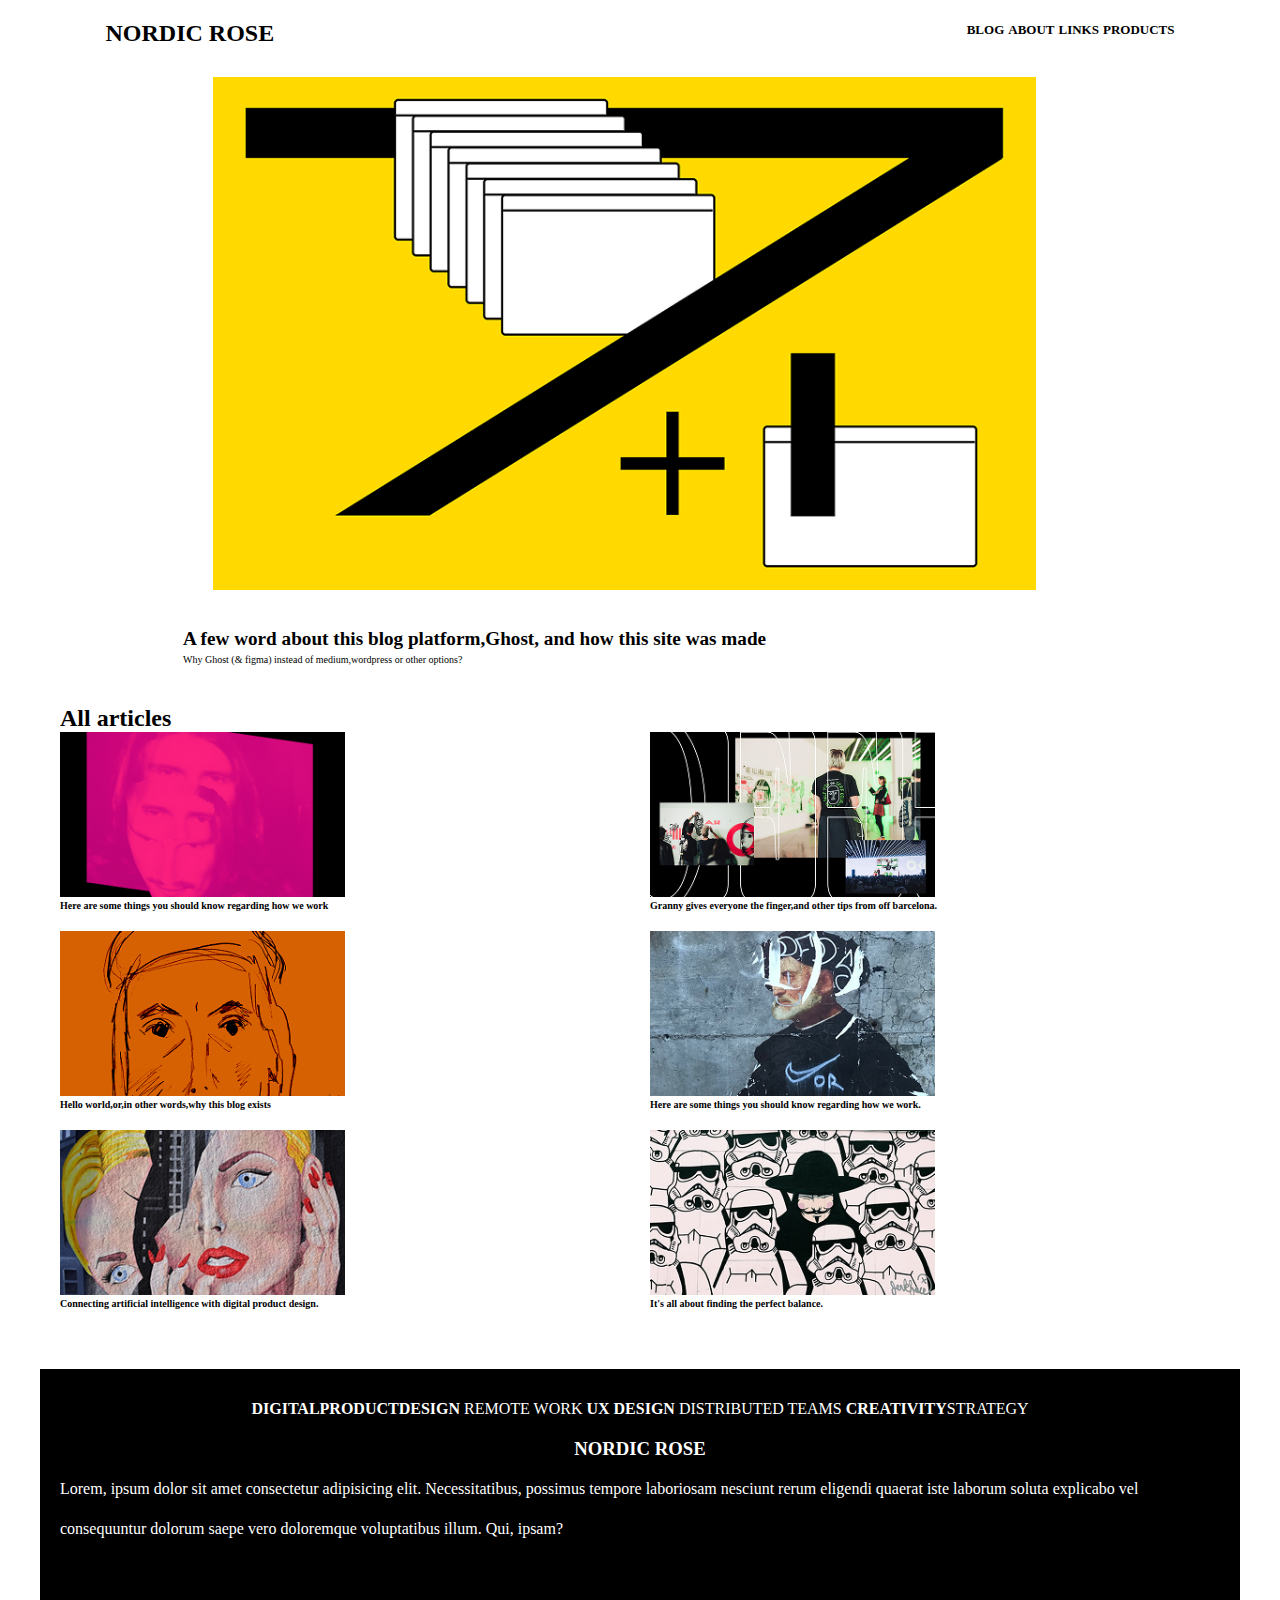
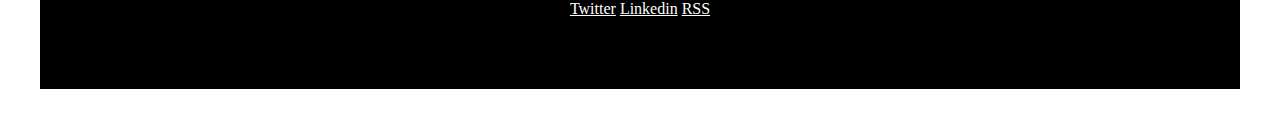
<file: index.html>
<!DOCTYPE html>
<html lang="en">
<head>
    <meta charset="UTF-8">
    <meta name="viewport" content="width=device-width, initial-scale=1.0">
    <title>Blog</title>
    <link rel="stylesheet" href="blog.css">
</head>
<body>
    <div class="container">
        <div class="nav">
            <h2>NORDIC ROSE</h2>
            <div class="link">
                <a href="#">BLOG</a>
                <a href="#">ABOUT</a>
                <a href="#">LINKS</a>
                <a href="#">PRODUCTS</a>
            </div>
        </div>
        <div class="blog">
            <img src="blog1.png" alt="">
            <p id="first">A few word about this blog platform,Ghost, and how this site was made</p>
            <p id="Second">Why Ghost (& figma) instead of medium,wordpress or other options?</p>
        </div>
        <div class="articles">
            <h2>All articles</h2>
            <div class="word">
                <div class="one">
                    <img src="blogone.png" alt="">
                    <p>Here are some things you should know regarding how we work</p>
                </div>
                <div class="two">
                    <img src="blogtwo.png" alt="">
                    <p>Granny gives everyone the finger,and other tips from off barcelona.</p>
                </div>
                <div class="three">
                    <img src="blogthree.png" alt="">
                    <p>Hello world,or,in other words,why this blog exists</p>
                </div>
                <div class="four">
                    <img src="blogfour.png" alt="">
                    <p>Here are some things you should know regarding how we work.</p>
                </div>
                <div class="five">
                    <img src="blogfive.png" alt="">
                    <p>Connecting artificial intelligence with digital product design.</p>
                </div>
                <div class="six">
                    <img src="blogsix.png" alt="">
                    <p>It's all about finding the perfect balance.</p>
                </div>
            </div>
        </div>
        <footer>
            <p>
                <b>DIGITAL</b><b>PRODUCT</b><B>DESIGN</B> REMOTE WORK <B>UX DESIGN</B> DISTRIBUTED TEAMS <B>CREATIVITY</B>STRATEGY
            </p>
            <h3>NORDIC ROSE</h3>
            <P>Lorem, ipsum dolor sit amet consectetur adipisicing elit. Necessitatibus, possimus tempore laboriosam nesciunt rerum eligendi quaerat iste laborum soluta explicabo vel consequuntur dolorum saepe vero doloremque voluptatibus illum. Qui, ipsam?</P>
            <div class="list">
                <a href="#">Twitter</a>
                <a href="#">Linkedin</a>
                <a href="#">RSS</a>
            </div>
        </footer>
    </div>
</body>
</html>
</file>
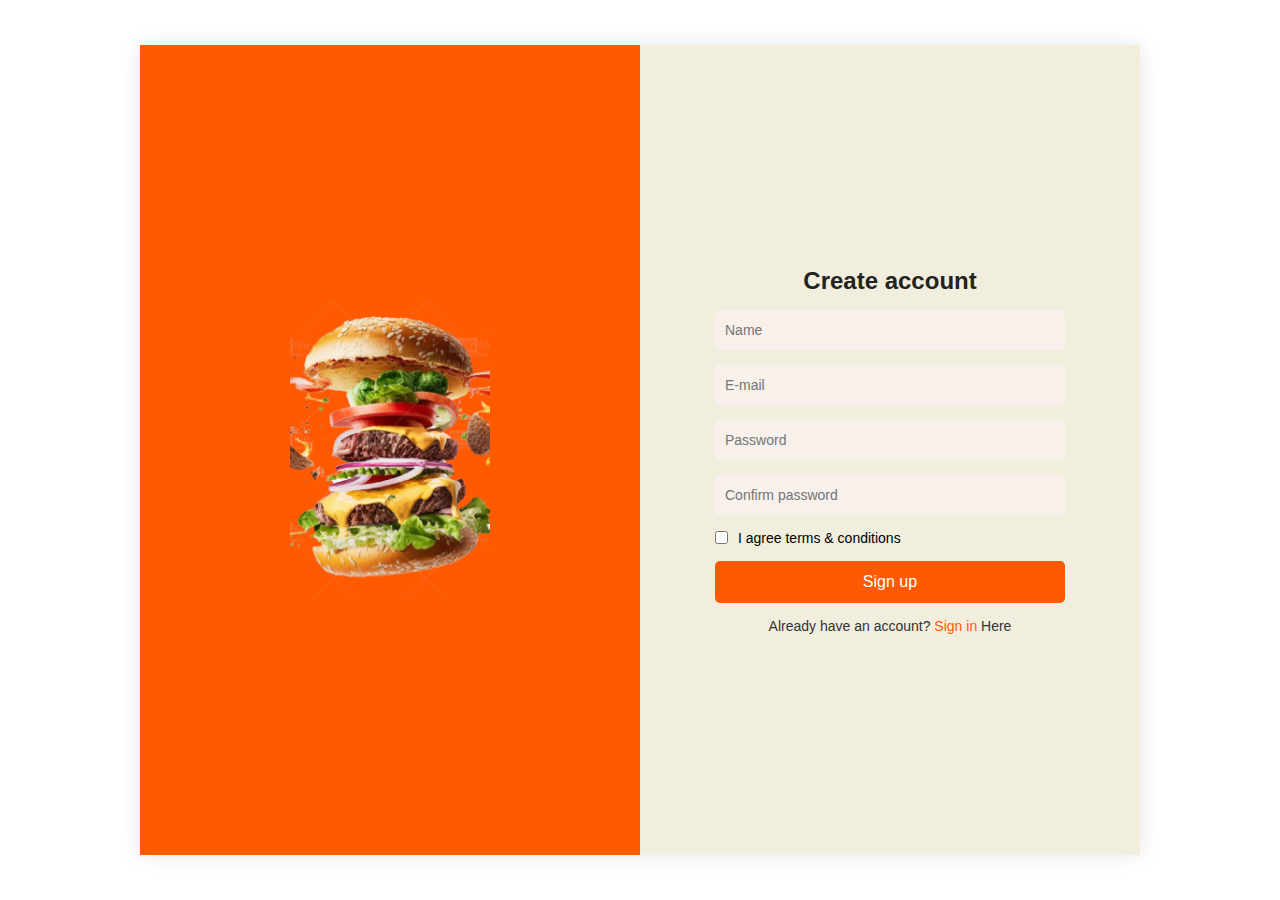
<file: form.html>
<!DOCTYPE html>
<html lang="en">
<head>
  <meta charset="UTF-8" />
  <meta name="viewport" content="width=device-width, initial-scale=1.0"/>
  <title>Signup Form</title>
  <link rel="stylesheet" href="form.css" />
</head>
<body>
  <div class="container">
    <div class="left">
      <img src="form1.png" alt="Burger" class="burger-img" />
    </div>
    <div class="right">
      <form class="signup-form">
        <h2>Create account</h2>
        <input type="text" placeholder="Name" />
        <input type="email" placeholder="E-mail" />
        <input type="password" placeholder="Password" />
        <input type="password" placeholder="Confirm password" />
        <label class="checkbox-container">
          <input type="checkbox" />
          <span>I agree terms & conditions</span>
        </label>
        <button type="submit">Sign up</button>
        <p class="signin-text">Already have an account? <a href="#">Sign in</a> Here</p>
      </form>
    </div>
  </div>
</body>
</html>
</file>
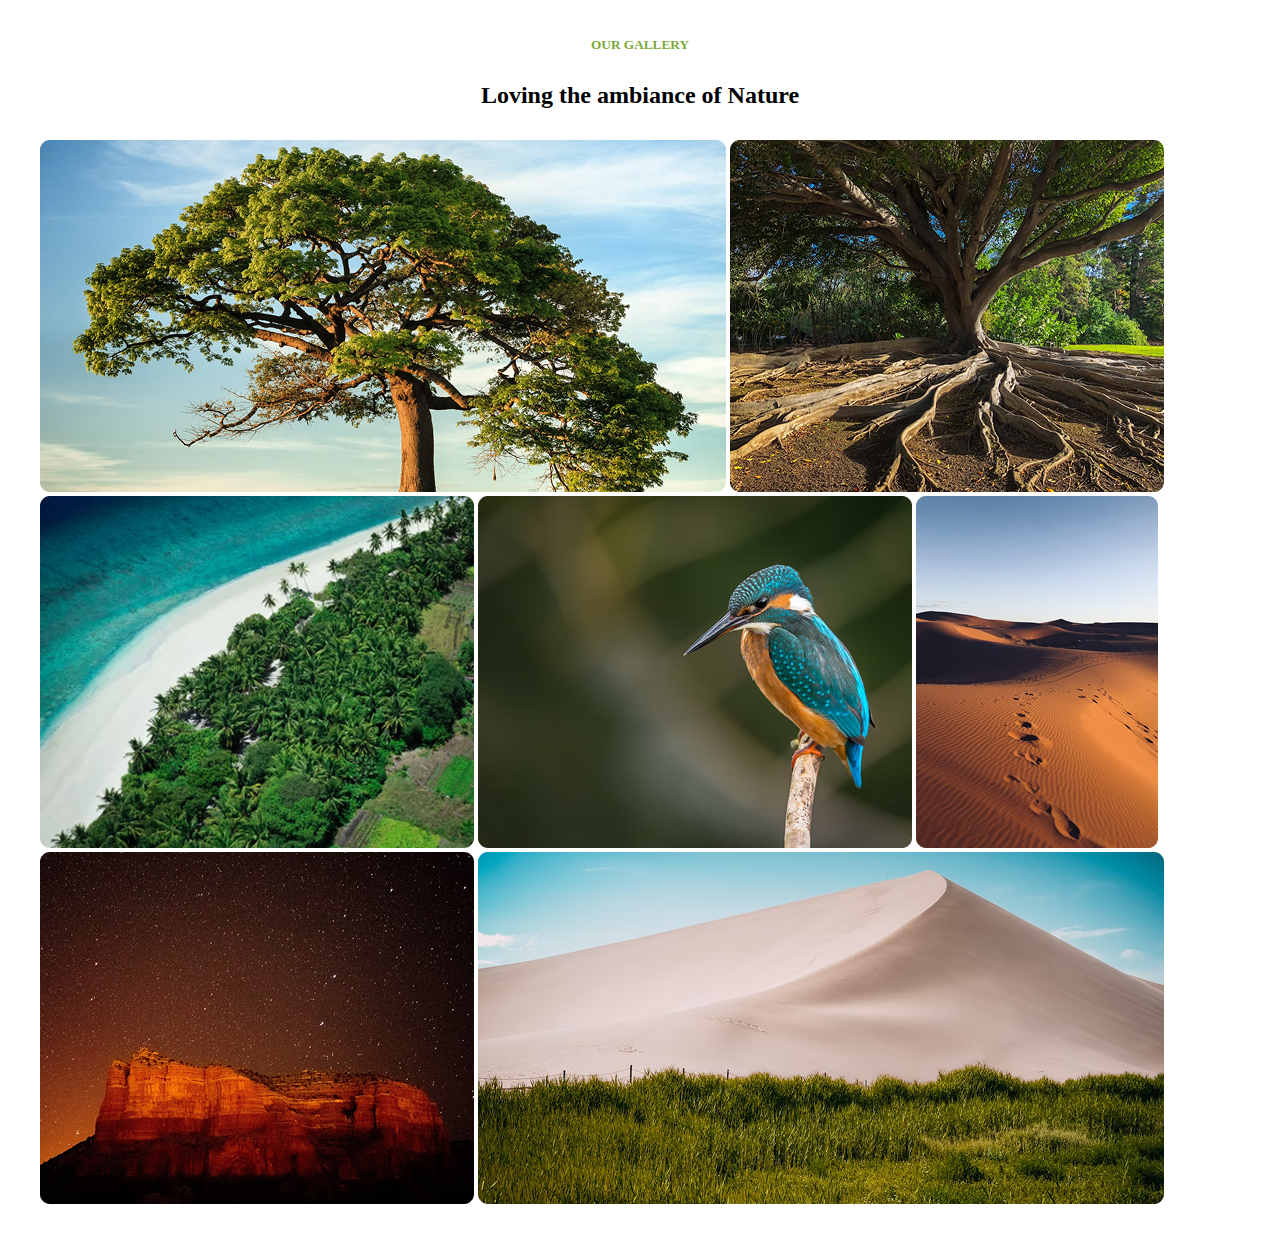
<file: image.html>
<!DOCTYPE html>
<html lang="en">
<head>
    <meta charset="UTF-8">
    <meta name="viewport" content="width=device-width, initial-scale=1.0">
    <title>Document</title>
    <link rel="stylesheet" href="image.css">
</head>
<body>
    <div class="hero">
        <h5>OUR GALLERY</h5>
        <h2>Loving the ambiance of Nature</h2>
    </div>
    <div class="body">
        <div class="ione">
            <img src="img1.png" alt="">
            <img src="img2.png" alt="">
        </div>
        <div class="itwo">
            <img src="img3.png" alt="">
            <img src="img4.png" alt="">
            <img src="img5.png" alt="">
        </div>
        <div class="ithree">
            <img src="img6.png" alt="">
            <img src="img7.png" alt="">
        </div>
    </div>
</body>
</html>
</file>
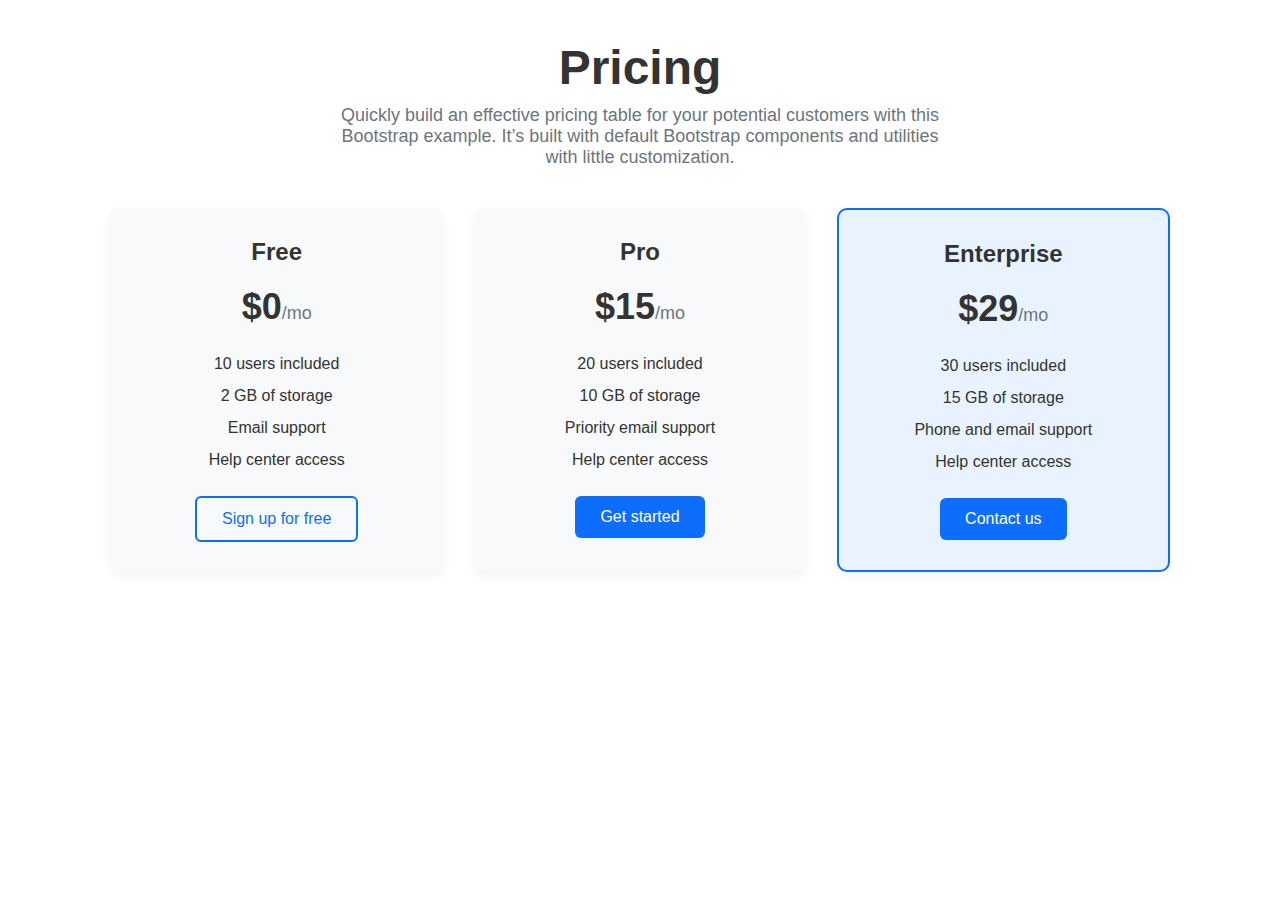
<file: price.html>
<!DOCTYPE html>
<html lang="en">
<head>
    <meta charset="UTF-8">
    <meta name="viewport" content="width=device-width, initial-scale=1.0">
    <title>Pricing Table</title>
    <link rel="stylesheet" href="price.css">
</head>
<body>
    <div class="container">
        <!-- Header -->
        <div class="header">
            <h1>Pricing</h1>
            <p>Quickly build an effective pricing table for your potential customers with this Bootstrap example. It’s built with default Bootstrap components and utilities with little customization.</p>
        </div>

        <!-- Pricing Cards -->
        <div class="prices">
            <div class="card">
                <h2 class="plan-title">Free</h2>
                <p class="price"><span class="amount">$0</span><span class="duration">/mo</span></p>
                <ul>
                    <li>10 users included</li>
                    <li>2 GB of storage</li>
                    <li>Email support</li>
                    <li>Help center access</li>
                </ul>
                <button class="outline-btn">Sign up for free</button>
            </div>
            <div class="card">
                <h2 class="plan-title">Pro</h2>
                <p class="price"><span class="amount">$15</span><span class="duration">/mo</span></p>
                <ul>
                    <li>20 users included</li>
                    <li>10 GB of storage</li>
                    <li>Priority email support</li>
                    <li>Help center access</li>
                </ul>
                <button class="primary-btn">Get started</button>
            </div>
            <div class="card enterprise">
                <h2 class="plan-title">Enterprise</h2>
                <p class="price"><span class="amount">$29</span><span class="duration">/mo</span></p>
                <ul>
                    <li>30 users included</li>
                    <li>15 GB of storage</li>
                    <li>Phone and email support</li>
                    <li>Help center access</li>
                </ul>
                <button class="primary-btn">Contact us</button>
            </div>
        </div>
    </div>
</body>
</html>
</file>
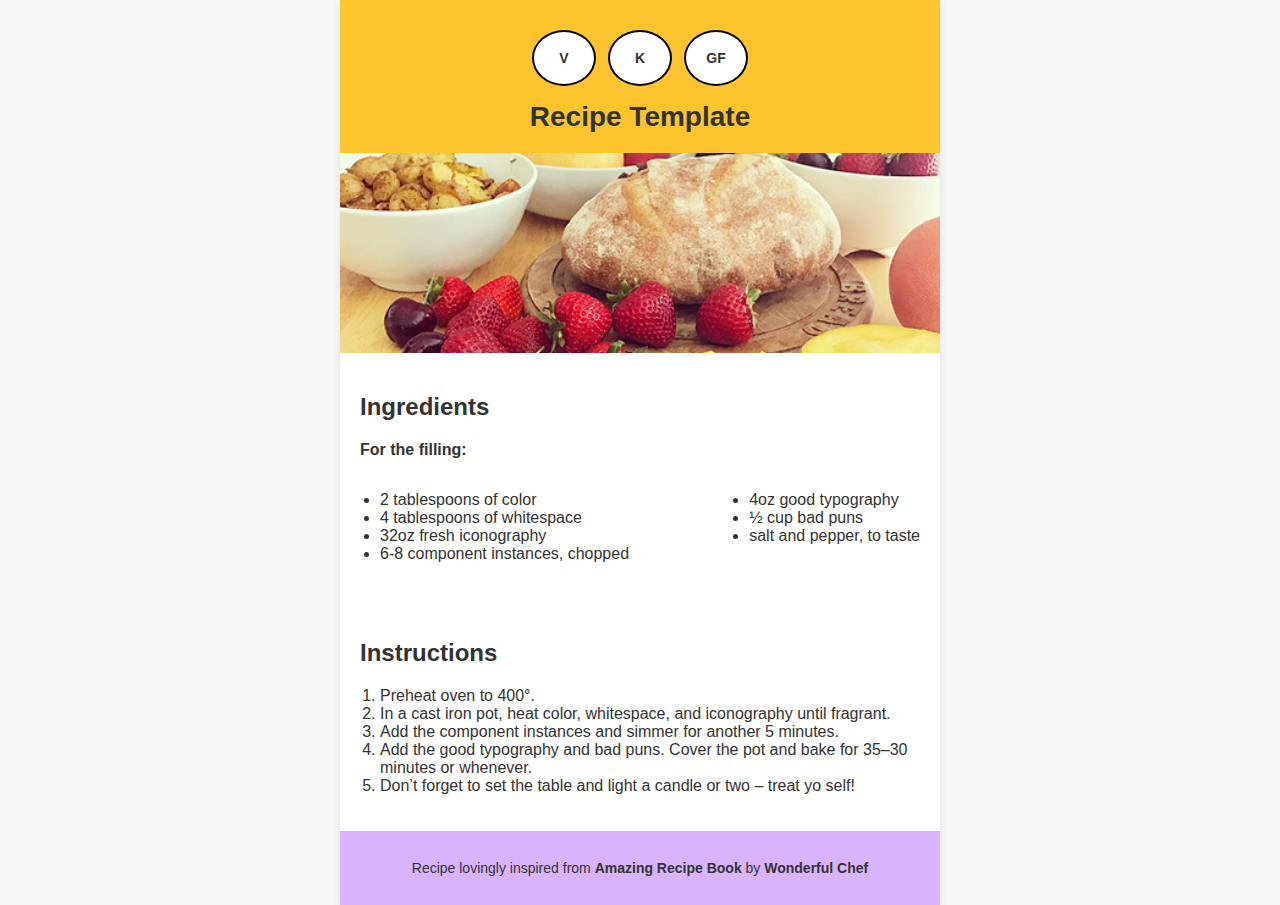
<file: rec.html>
<!DOCTYPE html>
<html lang="en">
<head>
    <meta charset="UTF-8">
    <meta name="viewport" content="width=device-width, initial-scale=1.0">
    <title>Recipe Template</title>
    <link rel="stylesheet" href="rec.css">
</head>
<body>
    <div class="container">
        <!-- Header Section -->
            <div class="header">
                <div class="header-top">
                    <div class="icons">
                        <span>V</span>
                        <span>K</span>
                        <span>GF</span>
                    </div>
                    <h1>Recipe Template</h1>
                </div>
                <img src="meal1.png" alt="Food platter" class="header-img">
            </div>


        <!-- Ingredients Section -->
        <div class="section">
            <h2>Ingredients</h2>
            <p><strong>For the filling:</strong></p>
            <div class="ingredients">
                <ul>
                    <li>2 tablespoons of color</li>
                    <li>4 tablespoons of whitespace</li>
                    <li>32oz fresh iconography</li>
                    <li>6-8 component instances, chopped</li>
                </ul>
                <ul>
                    <li>4oz good typography</li>
                    <li>½ cup bad puns</li>
                    <li>salt and pepper, to taste</li>
                </ul>
            </div>
        </div>

        <!-- Instructions Section -->
        <div class="section">
            <h2>Instructions</h2>
            <ol>
                <li>Preheat oven to 400°.</li>
                <li>In a cast iron pot, heat color, whitespace, and iconography until fragrant.</li>
                <li>Add the component instances and simmer for another 5 minutes.</li>
                <li>Add the good typography and bad puns. Cover the pot and bake for 35–30 minutes or whenever.</li>
                <li>Don’t forget to set the table and light a candle or two – treat yo self!</li>
            </ol>
        </div>

        <!-- Footer -->
        <div class="footer">
            <p>Recipe lovingly inspired from <strong>Amazing Recipe Book</strong> by <strong>Wonderful Chef</strong></p>
        </div>
    </div>
</body>
</html>
</file>
<file: blog.css>
*{
    padding: 0;
    margin: 0;
}
.container{
    padding: 10px;
    margin: 10px;
    display: flex;
    flex-direction: column;
    justify-content: space-between;
    align-items: center;
}
.nav{
    display:grid;
    grid-template-columns: 4fr 1fr;
    gap: 30px;
}
.link a{
    text-decoration: none;
    color: black;
    font-size: 13px;
    font-weight:bold;
    gap: 10px;
}
#first{
    font-size: larger;
    font-weight: bold;
    line-height: 30px;
   
}
#Second{
    font-size: 10px;
}
.blog img{
    width: 90%;
    padding: 30px;
}
.articles{
    padding: 40px;
    
}
.articles img{
    width: 50%;
}
.word{
    display: grid;
    grid-template-columns: 1fr 1fr;
    grid-template-rows: 1fr 1fr 1fr;
    gap: 20px 20px;
}
.word p{
    line-height:10px;
    font-size: 10px;
    font-weight: bold;
}

footer{
    background-color: black;
   color: white;
   display: flex;
   align-items: center;
   justify-content: center;
   flex-direction: column;
   line-height: 40px;
   padding: 20px;
   margin: 20px;
}
.footer p{
    font-size:20px;
}
.list a{
    color: white;
    gap: 10px;
}
.list{
    padding: 20px;
    margin: 20px;
}
.list p{
   line-height: 20px;
}
</file>
<file: form.css>
* {
  margin: 0;
  padding: 0;
  box-sizing: border-box;
  font-family: 'Poppins', sans-serif;
}

body {
  height: 100vh;
  display: flex;
  align-items: center;
  justify-content: center;
}

.container {
  display: flex;
  width: 90%;
  max-width: 1000px;
  height: 90vh;
  box-shadow: 0 0 20px rgba(0,0,0,0.1);
}

.left{
  flex: 1;
  background-color: #FF5A00;
  display: flex;
  align-items: center;
  justify-content: center;
}

.burger-img {
  width: 40%;
  height: auto;
  object-fit: contain;
}

.right {
  flex: 1;
  background-color: #f2eedd;
  display: flex;
  align-items: center;
  justify-content: center;
}

.signup-form {
  width: 80%;
  max-width: 350px;
  display: flex;
  flex-direction: column;
  gap: 15px;
}

.signup-form h2 {
  font-size: 24px;
  font-weight: 600;
  text-align: center;
  color: #222;
}

.signup-form input[type="text"],
.signup-form input[type="email"],
.signup-form input[type="password"] {
  padding: 12px 10px;
  border: none;
  background-color: #f8f0eb;
  border-radius: 5px;
  font-size: 14px;
}

.checkbox-container {
  display: flex;
  align-items: center;
  font-size: 14px;
}

.checkbox-container input {
  margin-right: 10px;
}

.signup-form button {
  padding: 12px;
  background-color: #FF5A00;
  color: #fff;
  font-size: 16px;
  font-weight: 500;
  border: none;
  border-radius: 5px;
  cursor: pointer;
  transition: 0.3s ease;
}

.signup-form button:hover {
  background-color: #e24e00;
}

.signin-text {
  text-align: center;
  font-size: 14px;
  color: #333;
}

.signin-text a {
  color: #FF5A00;
  text-decoration: none;
  font-weight: 500;
}

@media (max-width: 768px) {
  .container {
    flex-direction: column;
    height: auto;
  }

  .left{
    width: 100%;
    padding: 20px;
  }

  .burger-img {
    width: 60%;
  }

  .right {
    width: 100%;
    padding: 30px 20px;
  }

  .signup-form {
    max-width: 100%;
  }
}

@media (max-width: 480px) {
  .signup-form h2 {
    font-size: 20px;
  }

  .signup-form button {
    font-size: 14px;
    padding: 10px;
  }

  .signin-text {
    font-size: 13px;
  }
}
</file>
<file: image.css>
*{
    margin: 0;
    padding: 0;
}
body{
    padding: 20px;
}
.hero{
    display: flex;
    flex-direction: column;
    align-items: center;
    justify-content: space-between;
    line-height: 50px;
}
.hero h5{
    color: rgb(124, 169, 57);
}
body{
    padding: 20px;
}

.body{
    display: grid;
    grid-template-rows: 1fr 1fr 1fr;
    padding: 20px;
}

@media(max-width:430px){
    .body{
        grid-template-rows: 1fr;
        grid-template-columns: 1fr;
    }
    .ione, .itwo, .ithree{
        width: 100%;
        display: flex;
        flex-direction: column;
        align-items: center;
    }
    .ione img, .itwo img, .ithree img{
        width: 100%;
        height: auto;
        margin-bottom: 10px;
    }
    .ione, .itwo, .ithree{
        margin-bottom: 20px;
    }
    .hero h5{
        text-align: center;
    }
    .hero{
        flex-direction: column;
        align-items: center;
    }
    .hero h5{
        margin-bottom: 20px;
    }
    .hero h1{
        text-align: center;
    }
    .hero h1{
        font-size: 2rem;
    }
    .hero h1, .hero h5{
        margin: 0;
    }
      
}

@media(max-width:890px){
    .body{
        grid-template-rows: 1fr;
        grid-template-columns: 1fr;
    }
    .ione, .itwo, .ithree{
        width: 100%;
        display: flex;
        flex-direction: column;
        align-items: center;
    }
    .ione img, .itwo img, .ithree img{
        width: 100%;
        height: auto;
        margin-bottom: 10px;
    }
    .ione, .itwo, .ithree{
        margin-bottom: 20px;
    }
    .hero h5{
        text-align: center;
    }
    .hero{
        flex-direction: column;
        align-items: center;
    }
    .hero h5{
        margin-bottom: 20px;
    }
    .hero h1{
        text-align: center;
    }
    .hero h1{
        font-size: 2rem;
    }
    .hero h1, .hero h5{
        margin: 0;
    }
      
}
</file>
<file: price.css>
* {
    margin: 0;
    padding: 0;
    box-sizing: border-box;
}

body {
    font-family: 'Segoe UI', Tahoma, Geneva, Verdana, sans-serif;
    background-color: #fff;
    color: #333;
}

.container {
    padding: 40px 20px;
    max-width: 1100px;
    margin: auto;
}

.header {
    text-align: center;
    margin-bottom: 40px;
}

.header h1 {
    font-size: 48px;
    margin-bottom: 10px;
}

.header p {
    font-size: 18px;
    color: #6c757d;
    max-width: 600px;
    margin: 0 auto;
}

.prices {
    display: grid;
    grid-template-columns: repeat(auto-fit, minmax(280px, 1fr));
    gap: 30px;
}

.card {
    background-color: #f8f9fa;
    border-radius: 10px;
    padding: 30px 20px;
    box-shadow: 0 4px 12px rgba(0,0,0,0.05);
    text-align: center;
    transition: transform 0.3s ease;
}

.card:hover {
    transform: translateY(-5px);
}

.plan-title {
    font-size: 24px;
    margin-bottom: 20px;
}

.price {
    font-size: 28px;
    margin-bottom: 20px;
}

.amount {
    font-weight: bold;
    font-size: 36px;
}

.duration {
    color: #6c757d;
    font-size: 18px;
}

ul {
    list-style-type: none;
    padding: 0;
    margin-bottom: 20px;
    line-height: 2;
    color: #333;
}

button {
    font-size: 16px;
    padding: 12px 25px;
    border: none;
    border-radius: 6px;
    cursor: pointer;
    transition: background-color 0.3s ease;
}

/* Button Styles */
.primary-btn {
    background-color: #0d6efd;
    color: white;
}

.primary-btn:hover {
    background-color: #0b5ed7;
}

.outline-btn {
    background-color: transparent;
    color: #0d6efd;
    border: 2px solid #0d6efd;
}

.outline-btn:hover {
    background-color: #e9f3ff;
}

/* Highlight Enterprise */
.enterprise {
    border: 2px solid #0d6efd;
    background-color: #e9f3ff;
}
</file>
<file: rec.css>
body {
    font-family: Arial, sans-serif;
    margin: 0;
    padding: 0;
    background-color: #f8f8f8;
    color: #333;
}

.container {
    max-width: 600px;
    margin: 0 auto;
    background-color: white;
    box-shadow: 0 0 8px rgba(0,0,0,0.1);
}

.header {
    display: flex;
    flex-direction: column; /* stack the top and image vertically */
    background-color: transparent; /* no color here, move it to .header-top */
    padding: 0;
}

.header-top {
    background-color: #FEC42D;
    text-align: center;
    padding: 30px 20px 20px;
}

.icons {
    display: flex;
    justify-content: center;
    gap: 12px;
    margin-bottom: 15px;
}

.icons span {
    border: 2px solid black;
    border-radius: 50%;
    padding: 8px 12px;
    font-weight: bold;
    background-color: white;
    font-size: 14px;
    display: inline-flex;
    align-items: center;
    justify-content: center;
    width: 36px;
    height: 36px;
}

.header-top h1 {
    font-size: 28px;
    font-weight: 700;
    margin: 0;
}

.header-img {
    width: 100%;
    height: auto;
    max-height: 200px;
    object-fit: cover;
}

.section {
    padding: 20px;
}

.ingredients {
    display: flex;
    justify-content: space-between;
    gap: 20px;
}

.ingredients ul {
    list-style: disc;
    padding-left: 20px;
}

ol {
    padding-left: 20px;
}

.footer {
    background-color: #D8B4FE;
    padding: 15px;
    text-align: center;
    font-size: 14px;
}
</file>
